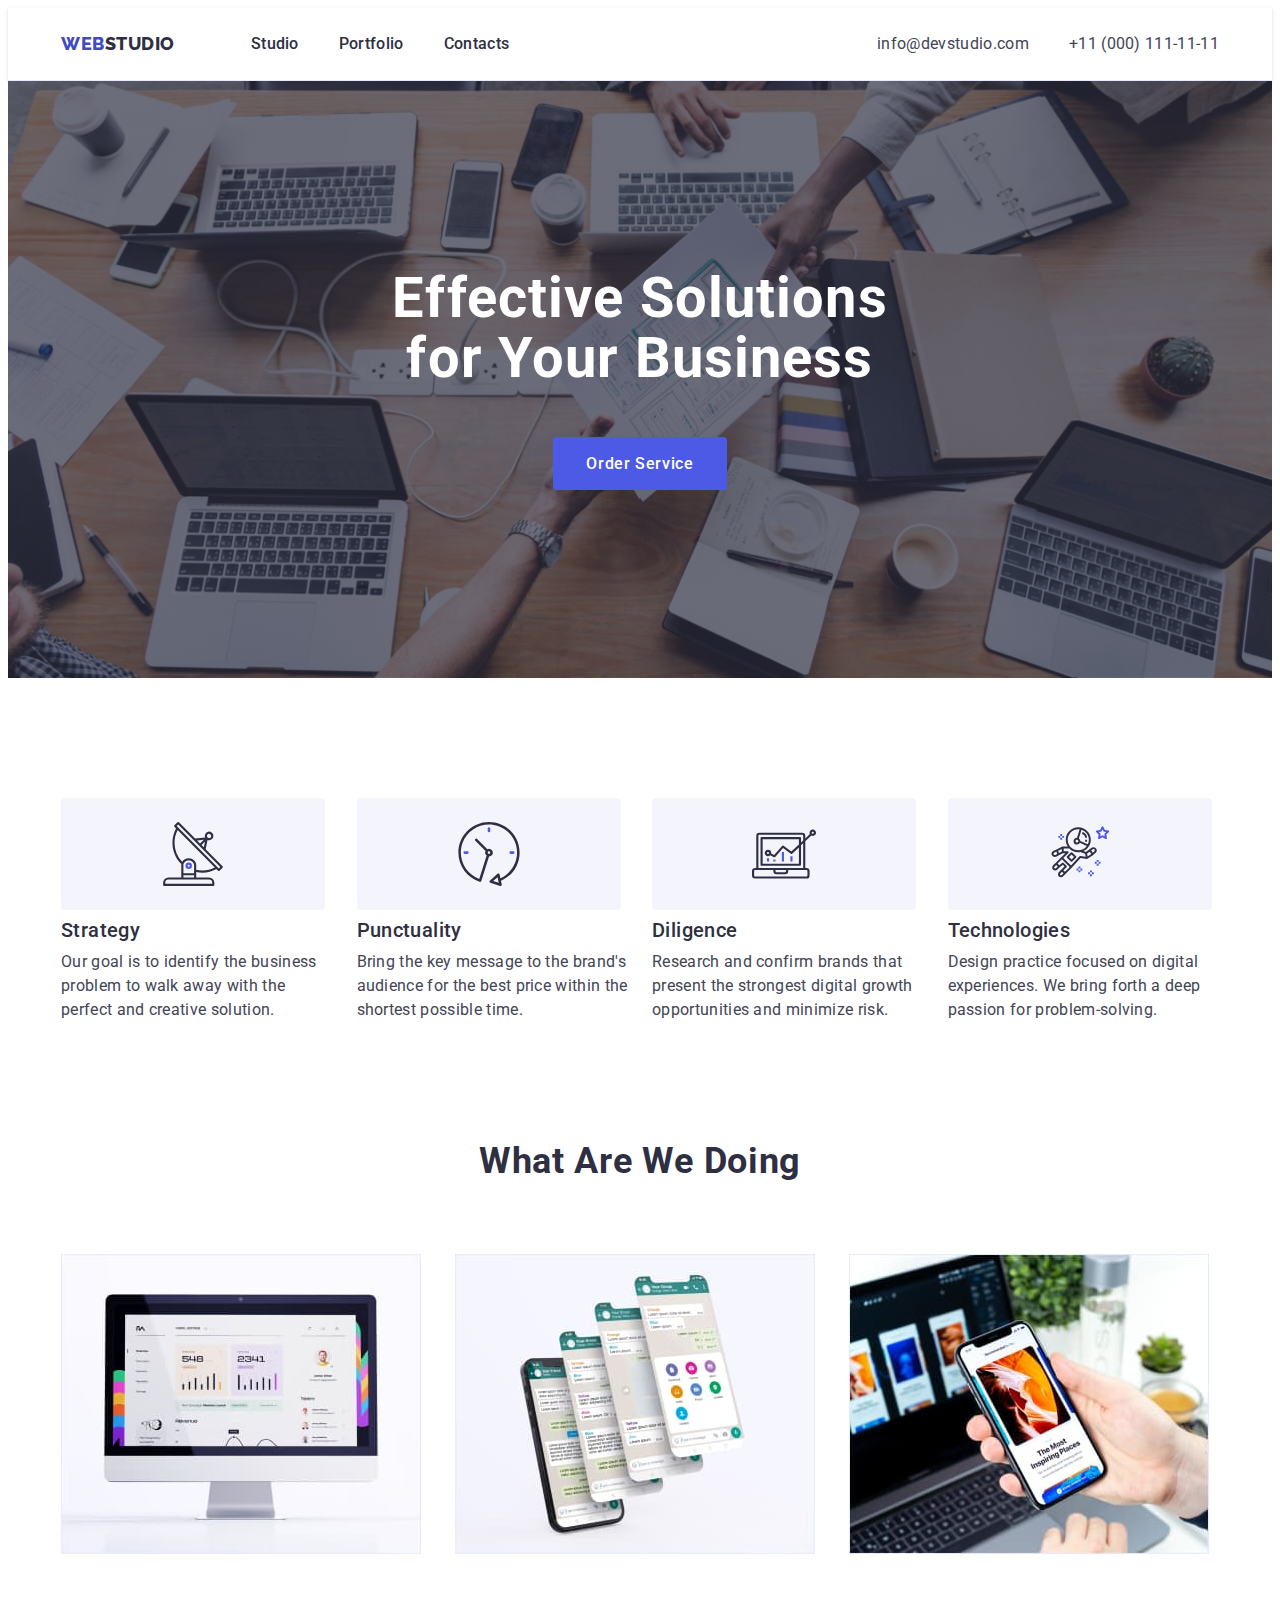
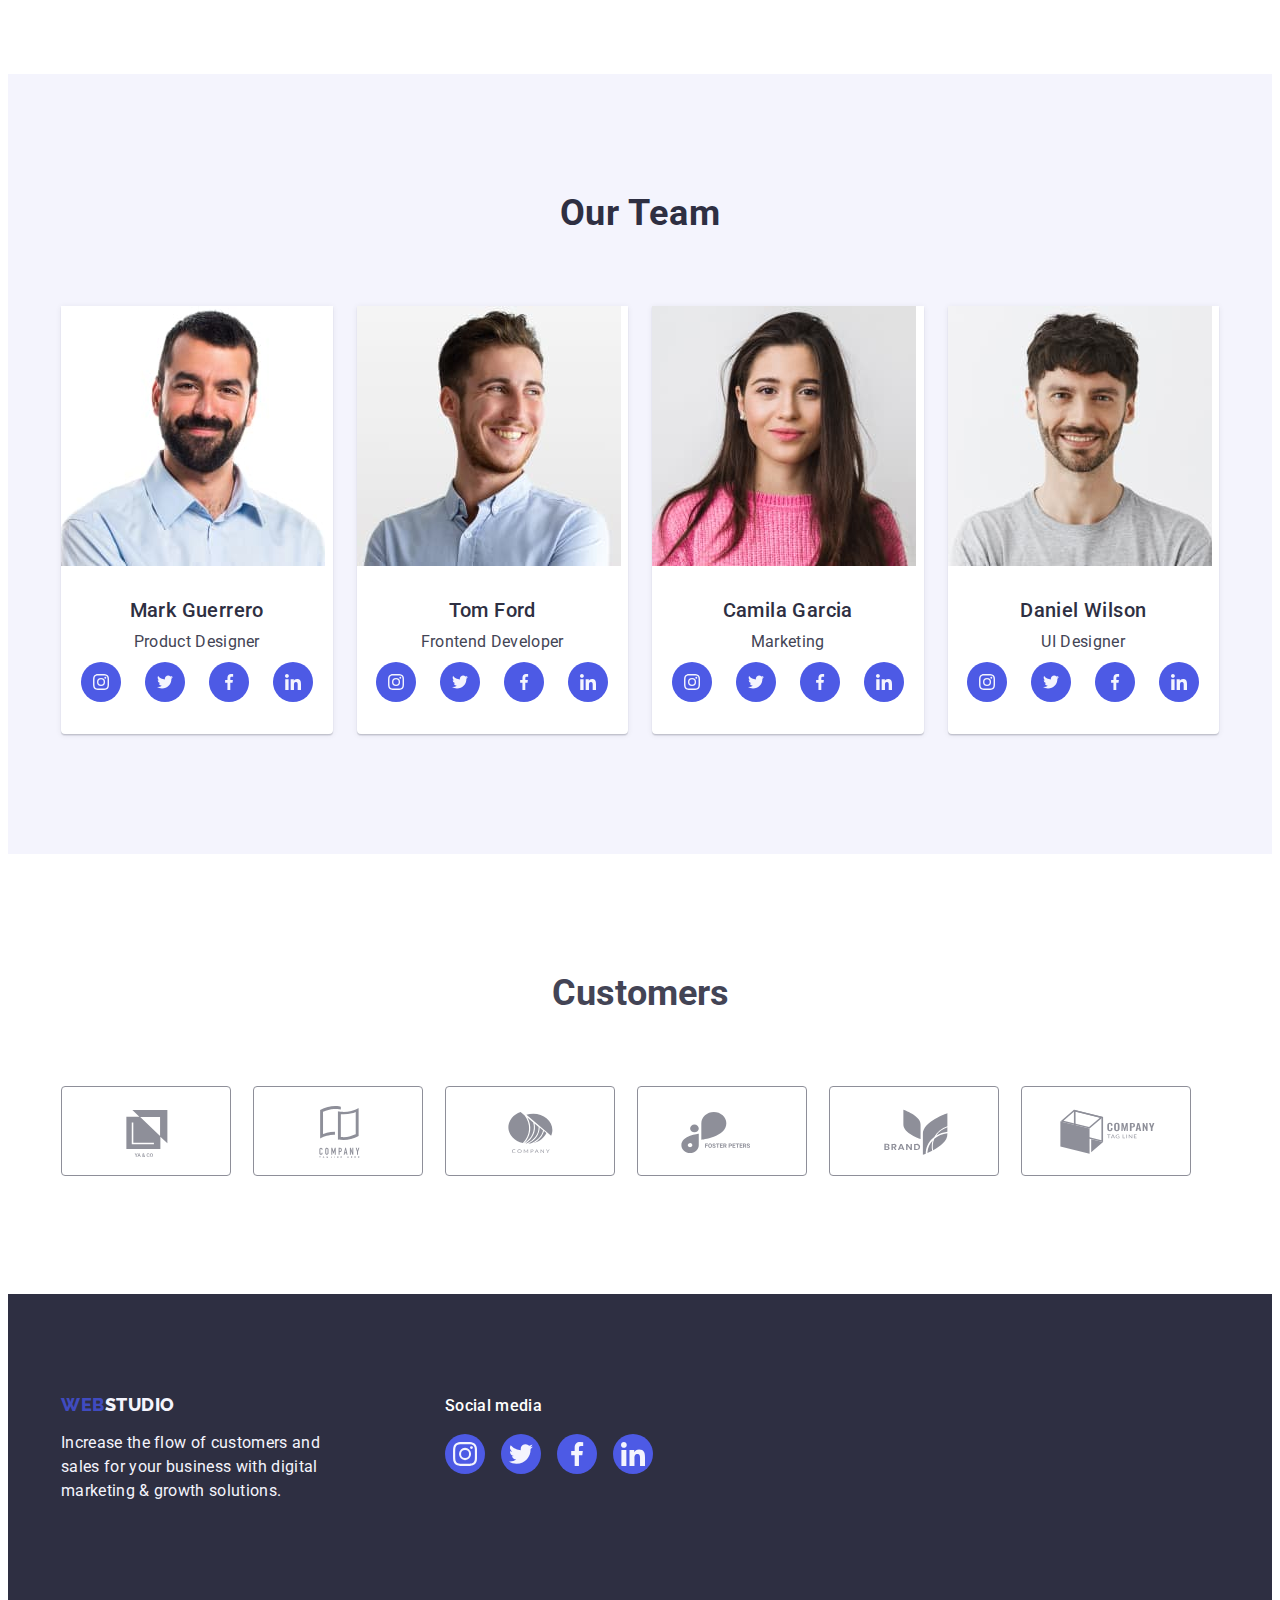
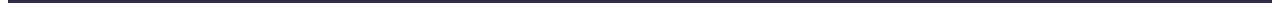
<file: index.html>
<!DOCTYPE html>
<html lang="en">

<head>
  <meta charset="UTF-8" />
  <meta http-equiv="X-UA-Compatible" content="IE=edge" />
  <meta name="viewport" content="width=device-width, initial-scale=1.0" />
  <title>WebStudio</title>
  <link rel="preconnect" href="https://fonts.googleapis.com">
  <link rel="preconnect" href="https://fonts.gstatic.com" crossorigin>
  <link href="https://fonts.googleapis.com/css2?family=Raleway:wght@800&family=Roboto:wght@400;500;700;900&display=swap"
    rel="stylesheet">
  <link rel="stylesheet" href="https://cdnjs.cloudflare.com/ajax/libs/modern-normalize/1.1.0/modern-normalize.min.css"
    integrity="sha512-wpPYUAdjBVSE4KJnH1VR1HeZfpl1ub8YT/NKx4PuQ5NmX2tKuGu6U/JRp5y+Y8XG2tV+wKQpNHVUX03MfMFn9Q=="
    crossorigin="anonymous" referrerpolicy="no-referrer" />
  <link rel="stylesheet" href="./css/styles.css">
</head>

<body>

  <!-- Header -->
  <header class="header-mane">
    <div class="conteiner header-conteiner">
      <nav class="nav-mane">
        <a class="logo-link link" href="./index.html">Web<span class="accent">Studio</span></a>
        <ul class="menu list">
          <li class="menu-item"><a class="menu-link link" href="./index.html">Studio</a></li>
          <li class="menu-item"><a class="menu-link link" href="./portfolio.html">Portfolio</a></li>
          <li class="menu-item"><a class="menu-link link" href="">Contacts</a></li>
        </ul>
      </nav>
      <address class="connection">
        <ul class="connection-list list">
          <li class="connection-item"><a class="header-contact link"
              href="mailto:info@devstudio.com">info@devstudio.com</a></li>
          <li class="connection-item"><a class="header-contact link" href="mail:+110001111111">+11 (000) 111-11-11</a>
          </li>
        </ul>
      </address>
    </div>
  </header>

  <!-- Main -->
  <main>

    <!-- Hero -->
    <section class="hero">
      <div class="conteiner hero-conteiner">
        <h1 class="hero-title title">Effective Solutions for Your Business</h1>
        <button class="button hero-btn" type="button">Order Service</button>
      </div>
    </section>

    <!-- Our Advantages-->
    <section class="advantages">
      <div class="conteiner advantages-conteiner">
        <h2 class="advantages-title" hidden>Our Advantages</h2>
        <ul class="advantages-list list">

          <li class="advantages-item">
            <div class="box-icon">
              <svg class="advantages-icon">
                <use href="./images/svg/icons.svg#icon-antenna"></use>
              </svg>
            </div>
            <h3 class="subtitle advantages-subtitle">Strategy</h3>
            <p class="description">
              Our goal is to identify the business problem to walk away with the perfect and
              creative solution.
            </p>
          </li>

          <li class="advantages-item">
            <div class="box-icon">
              <svg class="advantages-icon">
                <use href="./images/svg/icons.svg#icon-clock"></use>
              </svg>
            </div>
            <h3 class="subtitle advantages-subtitle">Punctuality</h3>
            <p class="description advantages-text">
              Bring the key message to the brand's audience for the best price within the shortest
              possible time.
            </p>
          </li>

          <li class="advantages-item">
            <div class="box-icon">
              <svg class="advantages-icon">
                <use href="./images/svg/icons.svg#icon-diagram"></use>
              </svg>
            </div>
            <h3 class="subtitle advantages-subtitle">Diligence</h3>
            <p class="description">
              Research and confirm brands that present the strongest digital growth opportunities and minimize risk.
            </p>
          </li>

          <li class="advantages-item">
            <div class="box-icon">
              <svg class="advantages-icon">
                <use href="./images/svg/icons.svg#icon-astronaut"></use>
              </svg>
            </div>
            <h3 class="subtitle advantages-subtitle">Technologies</h3>
            <p class="description">
              Design practice focused on digital experiences. We bring forth a deep passion for
              problem-solving.
            </p>
          </li>
        </ul>
      </div>
    </section>

    <!-- Products -->
    <section class="products">
      <div class="conteiner products-conteiner">
        <h2 class="products-title">What are we doing</h2>
        <div class="photo-conteiner">
          <ul class="products-list list">
            <li class="products-item">
              <img src="./images/main_page/products/mac.jpg" alt="Mac" width="360" height="300" />
            </li>
            <li class="products-item">
              <img src="./images/main_page/products/app.jpg" alt="app" width="360" height="300" />
            </li>
            <li class="products-item">
              <img src="./images/main_page/products/photo-on-phone.jpg" alt="image on iphone" width="360"
                height="300" />
            </li>
          </ul>
        </div>
      </div>
    </section>

    <!-- Our Team -->
    <section class="team">
      <div class="conteiner team-conteiner">
        <h2 class="team-title">Our Team</h2>
        <ul class="team-list list">

          <li class="team-list-item">
            <div class="card-thumb">
              <img src="./images/main_page/our_team/mark_guerrero.jpg" alt="Mark Guerrero" width="264" height="260" />
            </div>
            <div class="team-card">
              <h3 class="subtitle team-name">Mark Guerrero</h3>
              <p class="description team-text">Product Designer</p>
              <ul class="social-list list">
                <li class="social-item"><a class="social-link link" href="">
                    <svg class="socisl-icon" width="16" height="16">
                      <use href="./images/svg/icons.svg#icon-instagram" icon-instagram></use>
                    </svg>
                  </a></li>
                <li class="social-item"><a class="social-link link" href="">
                    <svg class="socisl-icon" width="16" height="16">
                      <use href="./images/svg/icons.svg#icon-twitter" icon-instagram></use>
                    </svg>
                  </a></li>
                <li class="social-item"><a class="social-link link" href="">
                    <svg class="socisl-icon" width="16" height="16">
                      <use href="./images/svg/icons.svg#icon-facebook" icon-instagram></use>
                    </svg>
                  </a></li>
                <li class="social-item"><a class="social-link link" href="">
                    <svg class="socisl-icon" width="16" height="16">
                      <use href="./images/svg/icons.svg#icon-linkedin" icon-instagram></use>
                    </svg>
                  </a></li>
              </ul>
            </div>
          </li>

          <li class="team-list-item">
            <div class="card-thumb">
              <img src="./images/main_page/our_team/tom_ford.jpg" alt="Tom Ford" width="264" height="260" />
            </div>
            <div class="team-card">
              <h3 class="subtitle team-name">Tom Ford</h3>
              <p class="description team-text">Frontend Developer</p>
              <ul class="social-list list">
                <li class="social-item"><a class="social-link link" href="">
                    <svg class="socisl-icon" width="16" height="16">
                      <use href="./images/svg/icons.svg#icon-instagram" icon-instagram></use>
                    </svg>
                  </a></li>
                <li class="social-item"><a class="social-link link" href="">
                    <svg class="socisl-icon" width="16" height="16">
                      <use href="./images/svg/icons.svg#icon-twitter" icon-instagram></use>
                    </svg>
                  </a></li>
                <li class="social-item"><a class="social-link link" href="">
                    <svg class="socisl-icon" width="16" height="16">
                      <use href="./images/svg/icons.svg#icon-facebook" icon-instagram></use>
                    </svg>
                  </a></li>
                <li class="social-item"><a class="social-link link" href="">
                    <svg class="socisl-icon" width="16" height="16">
                      <use href="./images/svg/icons.svg#icon-linkedin" icon-instagram></use>
                    </svg>
                  </a></li>
            </div>
          </li>

          <li class="team-list-item">
            <div class="card-thumb">
              <img src="./images/main_page/our_team/camila_garcia.jpg" alt="Camila Garcia" width="264" height="260" />
            </div>
            <div class="team-card">
              <h3 class="subtitle team-name">Camila Garcia</h3>
              <p class="description team-text">Marketing</p>
              <ul class="social-list list">
                <li class="social-item"><a class="social-link link" href="">
                    <svg class="socisl-icon" width="16" height="16">
                      <use href="./images/svg/icons.svg#icon-instagram" icon-instagram></use>
                    </svg>
                  </a></li>
                <li class="social-item"><a class="social-link link" href="">
                    <svg class="socisl-icon" width="16" height="16">
                      <use href="./images/svg/icons.svg#icon-twitter" icon-instagram></use>
                    </svg>
                  </a></li>
                <li class="social-item"><a class="social-link link" href="">
                    <svg class="socisl-icon" width="16" height="16">
                      <use href="./images/svg/icons.svg#icon-facebook" icon-instagram></use>
                    </svg>
                  </a></li>
                <li class="social-item"><a class="social-link link" href="">
                    <svg class="socisl-icon" width="16" height="16">
                      <use href="./images/svg/icons.svg#icon-linkedin" icon-instagram></use>
                    </svg>
                  </a></li>
            </div>
          </li>

          <li class="team-list-item">
            <div class="card-thumb">
              <img src="./images/main_page/our_team/daniel_wilson.jpg" alt="Daniel Wilson" width="264" height="260" />
            </div>
            <div class="team-card">
              <h3 class="subtitle team-name">Daniel Wilson</h3>
              <p class="description team-text">UI Designer</p>
              <ul class="social-list list">
                <li class="social-item"><a class="social-link link" href="">
                    <svg class="socisl-icon" width="16" height="16">
                      <use href="./images/svg/icons.svg#icon-instagram" icon-instagram></use>
                    </svg>
                  </a></li>
                <li class="social-item"><a class="social-link link" href="">
                    <svg class="socisl-icon" width="16" height="16">
                      <use href="./images/svg/icons.svg#icon-twitter" icon-instagram></use>
                    </svg>
                  </a></li>
                <li class="social-item"><a class="social-link link" href="">
                    <svg class="socisl-icon" width="16" height="16">
                      <use href="./images/svg/icons.svg#icon-facebook" icon-instagram></use>
                    </svg>
                  </a></li>
                <li class="social-item"><a class="social-link link" href="">
                    <svg class="socisl-icon" width="16" height="16">
                      <use href="./images/svg/icons.svg#icon-linkedin" icon-instagram></use>
                    </svg>
                  </a></li>
            </div>
          </li>
        </ul>
      </div>
    </section>
  </main>

  <!-- Customers -->
  <section class="customers">
    <div class="conteiner">
      <h2 class="customers-title">Customers</h2>
      <ul class="customers-list list">
        <li class="customers-item">
          <a href="https://www.figma.com/file/i6YhTByLJBTemAxuxzMujP/Web-Studio-(Version-3.0)-(Copy)?node-id=297042-1166&t=bkiwyxVcyuLBMZR1-0"
            class="customers-link link">
            <svg class="customers-icon" width="104" height="56">
              <use href="./images/svg/icons.svg#icon-company_1" icon-instagram></use>
            </svg>
          </a>
        </li>

        <li class="customers-item">
          <a href="" class="customers-link link">
            <svg class="customers-icon" width="104" height="56">
              <use href="./images/svg/icons.svg#icon-company_2" icon-instagram></use>
            </svg>
          </a>
        </li>

        <li class="customers-item">
          <a href="" class="customers-link link">
            <svg class="customers-icon" width="104" height="56">
              <use href="./images/svg/icons.svg#icon-company_3" icon-instagram></use>
            </svg>
          </a>
        </li>

        <li class="customers-item">
          <a href="" class="customers-link link">
            <svg class="customers-icon" width="104" height="56">
              <use href="./images/svg/icons.svg#icon-company_4" icon-instagram></use>
            </svg>
          </a>
        </li>

        <li class="customers-item">
          <a href="" class="customers-link link">
            <svg class="customers-icon" width="104" height="56">
              <use href="./images/svg/icons.svg#icon-company_5" icon-instagram></use>
            </svg>
          </a>
        </li>

        <li class="customers-item">
          <a href="" class="customers-link link">
            <svg class="customers-icon" width="104" height="56">
              <use href="./images/svg/icons.svg#icon-company_6" icon-instagram></use>
            </svg>
          </a>
        </li>
      </ul>
    </div>
  </section>

  <!-- Footer -->
  <footer class="footer">
    <div class="conteiner footer-conteiner">
      <div class="footer-logo">
        <a class="footer-logo-link link" href="./index.html">Web<span class="accent-footer">Studio</span></a>
        <p class="footer-text">
          Increase the flow of customers and sales for your business with digital marketing & growth
          solutions.
        </p>
      </div>

      <div class="footer-social">
        <p class="footer-name">Social media</p>
        <ul class="footer-social-list list">

          <li class="social-item footer-social-item">
            <a class="social-link footer-social-link link" href="">
              <svg class="socisl-icon-footer" width="24" height="24">
                <use href="./images/svg/icons.svg#icon-instagram" icon-instagram></use>
              </svg>
            </a>
          </li>

          <li class="social-item footer-social-item">
            <a class="social-link footer-social-link link" href="">
              <svg class="socisl-icon-footer" width="24" height="24">
                <use href="./images/svg/icons.svg#icon-twitter" icon-instagram></use>
              </svg>
            </a>
          </li>

          <li class="social-item">
            <a class="social-link footer-social-link link" href="">
              <svg class="socisl-icon-footer" width="24" height="24">
                <use href="./images/svg/icons.svg#icon-facebook" icon-instagram></use>
              </svg>
            </a>
          </li>

          <li class="social-item">
            <a class="social-link footer-social-link link" href="">
              <svg class="socisl-icon-footer" width="24" height="24">
                <use href="./images/svg/icons.svg#icon-linkedin" icon-instagram></use>
              </svg>
            </a>
          </li>
        </ul>
      </div>
    </div>
  </footer>

</body>


</html>
</file>
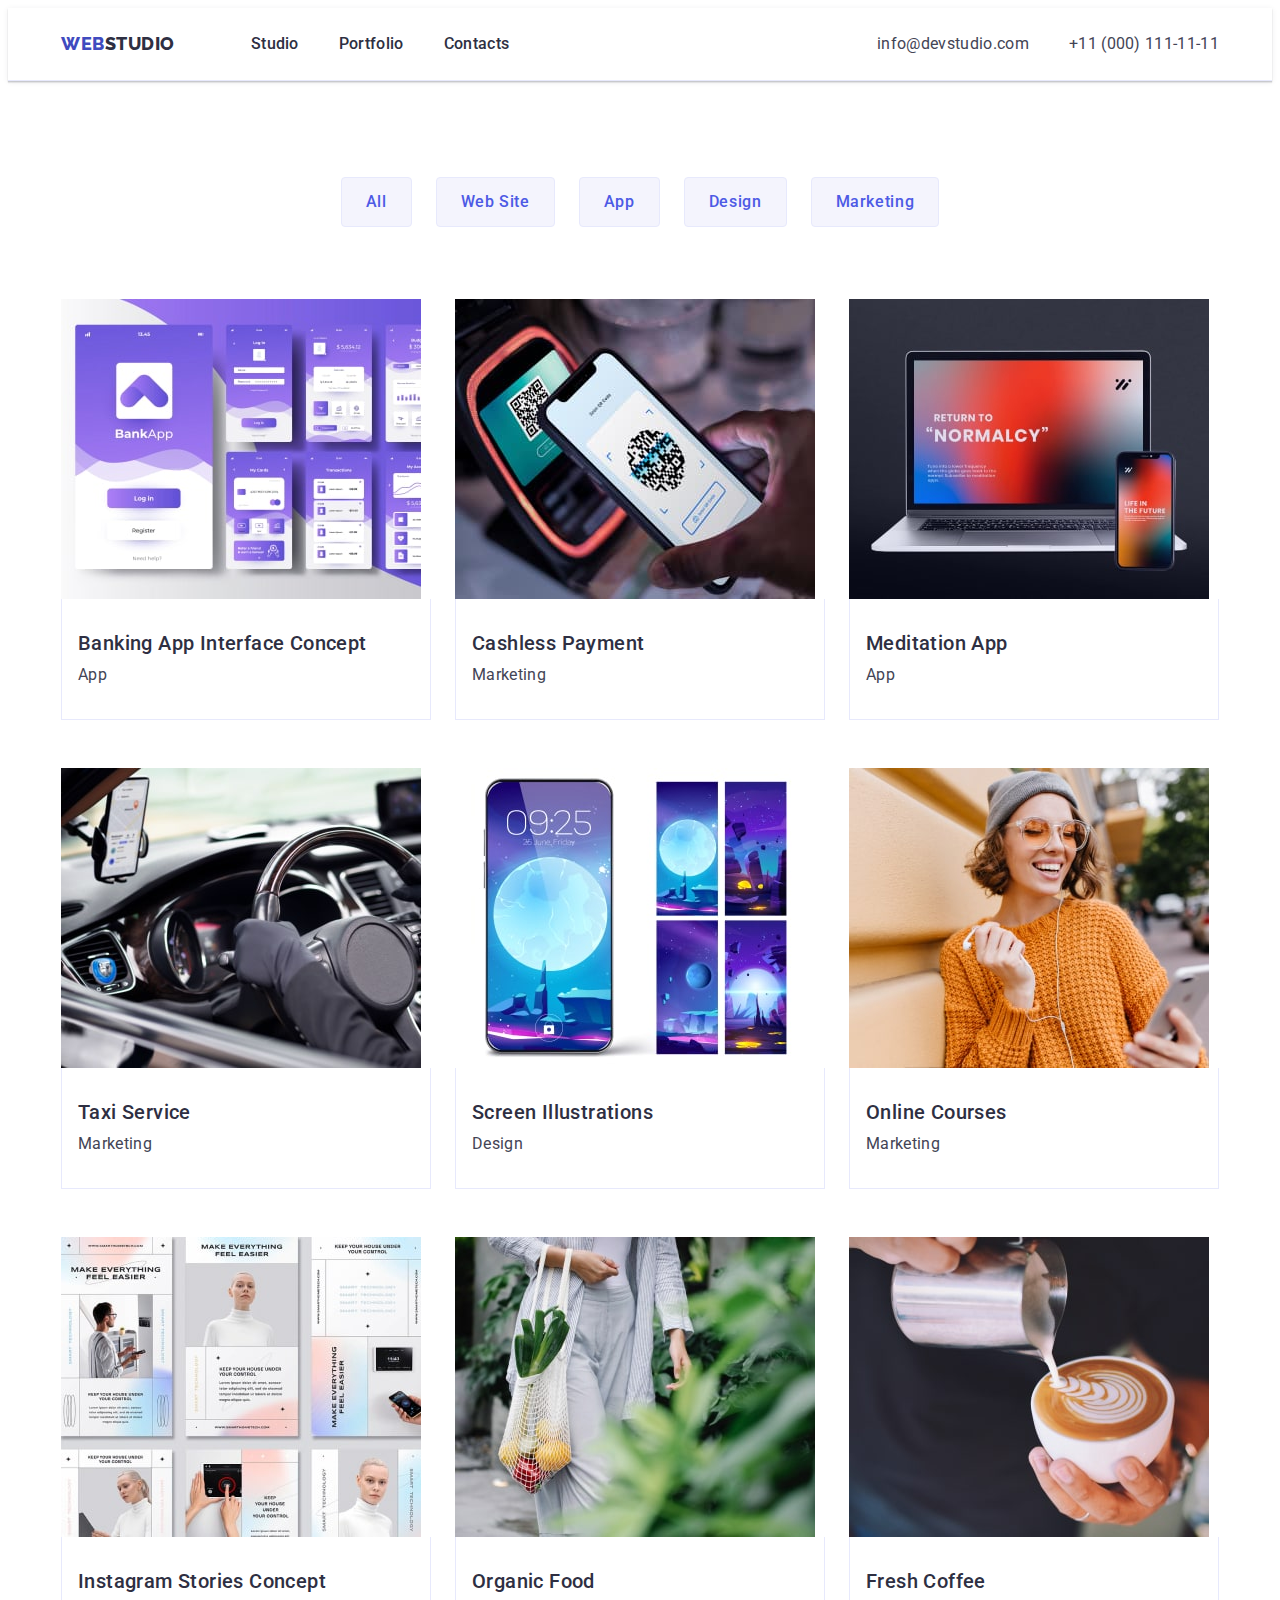
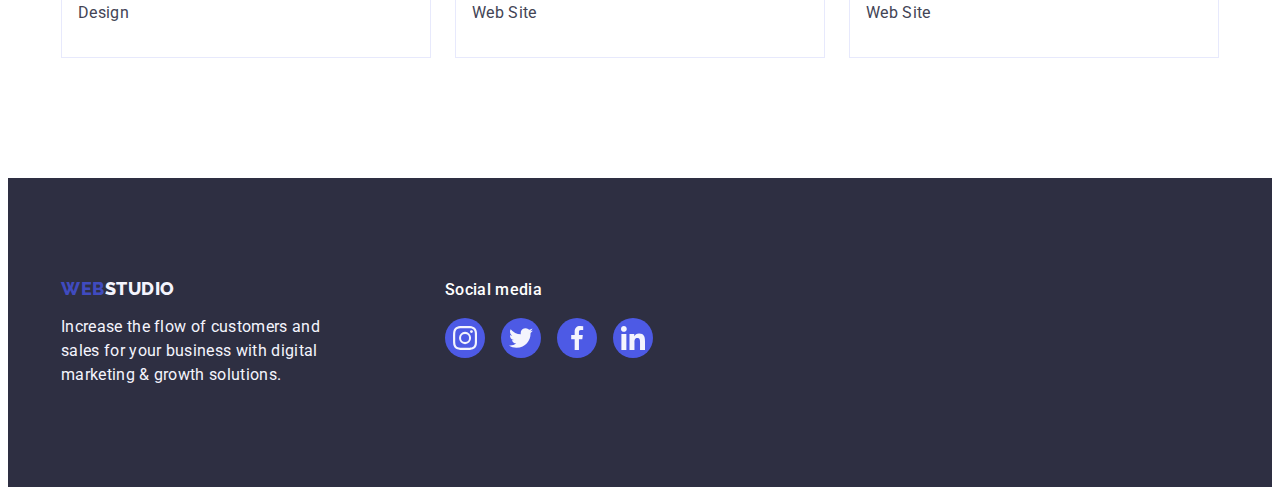
<file: portfolio.html>
<!DOCTYPE html>
<html lang="en">

<head>
    <meta charset="UTF-8" />
    <meta http-equiv="X-UA-Compatible" content="IE=edge" />
    <meta name="viewport" content="width=device-width, initial-scale=1.0" />
    <title>WebStudio</title>
    <link rel="preconnect" href="https://fonts.googleapis.com">
    <link rel="preconnect" href="https://fonts.gstatic.com" crossorigin>
    <link
        href="https://fonts.googleapis.com/css2?family=Raleway:wght@800&family=Roboto:wght@400;500;700;900&display=swap"
        rel="stylesheet">
    <link rel="stylesheet" href="https://cdnjs.cloudflare.com/ajax/libs/modern-normalize/1.1.0/modern-normalize.min.css"
        integrity="sha512-wpPYUAdjBVSE4KJnH1VR1HeZfpl1ub8YT/NKx4PuQ5NmX2tKuGu6U/JRp5y+Y8XG2tV+wKQpNHVUX03MfMFn9Q=="
        crossorigin="anonymous" referrerpolicy="no-referrer" />
    <link rel="stylesheet" href="./css/styles.css">
</head>

<body>
    <!-- Header -->
    <header class="header-mane">
        <div class="conteiner header-conteiner">
            <nav class="nav-mane">
                <a class="logo-link link" href="./index.html">Web<span class="accent">Studio</span></a>
                <ul class="menu list">
                    <li class="menu-item"><a class="menu-link link" href="./index.html">Studio</a></li>
                    <li class="menu-item"><a class="menu-link link" href="./portfolio.html">Portfolio</a></li>
                    <li class="menu-item"><a class="menu-link link" href="">Contacts</a></li>
                </ul>
            </nav>
            <address class="connection">
                <ul class="connection-list list">
                    <li class="connection-item"><a class="header-contact link"
                            href="mailto:info@devstudio.com">info@devstudio.com</a></li>
                    <li class="connection-item"><a class="header-contact link" href="mail:+110001111111">+11 (000)
                            111-11-11</a>
                    </li>
                </ul>
            </address>
        </div>
    </header>

    <!-- Main -->
    <main>
        <section class="portfolio-mane">
            <!-- Filter -->
            <div class="conteiner work-conteiner">
                <h1 hidden>Our work</h1>
                <ul class="btn-list list">
                    <li class="btn-item"><button class="button btn-portfolio" type="button">All</button></li>
                    <li class="btn-item"><button class="button btn-portfolio" type="button">Web Site</button></li>
                    <li class="btn-item"><button class="button btn-portfolio" type="button">App</button></li>
                    <li class="btn-item"><button class="button btn-portfolio" type="button">Design</button></li>
                    <li class="btn-item"><button class="button btn-portfolio" type="button">Marketing</button></li>
                </ul>

                <!-- NET -->
                <ul class="examples-list list">
                    <li class="examples-item">
                        <a class="examples-link link" href="">
                            <img src="./images/portfolio_page/banking_app.jpg" alt="App Screen" width="360"
                                height="300">
                            <div class="examples-thumb">
                                <h2 class="subtitle thumb-title">Banking App Interface Concept</h2>
                                <p class="description">App</p>
                            </div>
                        </a>
                    </li>
                    <li class="examples-item">
                        <a class="examples-link link" href="">
                            <img src="./images/portfolio_page/phone.jpg" alt="Phone" width="360" height="300">
                            <div class="examples-thumb">
                                <h2 class="subtitle thumb-title">Cashless Payment</h2>
                                <p class="description">Marketing</p>
                            </div>
                        </a>
                    </li>
                    <li class="examples-item">
                        <a class="examples-link link" href="">
                            <img src="./images/portfolio_page/meditaion_app.jpg" alt="laptop with phone" width="360"
                                height="300">
                            <div class="examples-thumb">
                                <h2 class="subtitle thumb-title">Meditation App</h2>
                                <p class="description">App</p>
                            </div>
                        </a>
                    </li>
                    <li class="examples-item">
                        <a class="examples-link link" href="">
                            <img src="./images/portfolio_page/taxi.jpg" alt="Car" width="360" height="300">
                            <div class="examples-thumb">
                                <h2 class="subtitle thumb-title">Taxi Service</h2>
                                <p class="description">Marketing</p>
                            </div>
                        </a>
                    </li>
                    <li class="examples-item">
                        <a class="examples-link link" href="">
                            <img src="./images/portfolio_page/illustrations.jpg" alt="Wallpaiper" width="360"
                                height="300">
                            <div class="examples-thumb">
                                <h2 class="subtitle thumb-title">Screen Illustrations</h2>
                                <p class="description">Design</p>
                            </div>
                        </a>
                    </li>
                    <li class="examples-item">
                        <a class="examples-link link" href="">
                            <img src="./images/portfolio_page/courses.jpg" alt="Women" width="360" height="300">
                            <div class="examples-thumb">
                                <h2 class="subtitle thumb-title">Online Courses</h2>
                                <p class="description">Marketing</p>
                            </div>
                        </a>
                    </li>
                    <li class="examples-item">
                        <a class="examples-link link" href="">
                            <img src="./images/portfolio_page/instagram.jpg" alt="Cards" width="360" height="300">
                            <div class="examples-thumb">
                                <h2 class="subtitle thumb-title">Instagram Stories Concept</h2>
                                <p class="description">Design</p>
                            </div>
                        </a>
                    </li>
                    <li class="examples-item">
                        <a class="examples-link link" href=""><img src="./images/portfolio_page/food.jpg"
                                alt="Women with food" width="360" height="300">
                            <div class="examples-thumb">
                                <h2 class="subtitle thumb-title">Organic Food</h2>
                                <p class="description">Web Site</p>
                            </div>
                        </a>
                    </li>
                    <li class="examples-item">
                        <a class="examples-link link" href="">
                            <img src="./images/portfolio_page/coffee.jpg" alt="Cup of coffee" width="360" height="300">
                            <div class="examples-thumb">
                                <h2 class="subtitle thumb-title">Fresh Coffee</h2>
                                <p class="description">Web Site</p>
                            </div>
                        </a>
                    </li>
                </ul>
            </div>
        </section>
    </main>

    <!-- Footer -->
    <footer class="footer">
        <div class="conteiner footer-conteiner">
            <div class="footer-logo">
                <a class="footer-logo-link link" href="./index.html">Web<span class="accent-footer">Studio</span></a>
                <p class="footer-text">
                    Increase the flow of customers and sales for your business with digital marketing & growth
                    solutions.
                </p>
            </div>

            <div class="footer-social">
                <p class="footer-name">Social media</p>
                <ul class="footer-social-list list">

                    <li class="social-item footer-social-item">
                        <a class="social-link footer-social-link link" href="">
                            <svg class="socisl-icon-footer" width="24" height="24">
                                <use href="./images/svg/icons.svg#icon-instagram" icon-instagram></use>
                            </svg>
                        </a>
                    </li>

                    <li class="social-item footer-social-item">
                        <a class="social-link footer-social-link link" href="">
                            <svg class="socisl-icon-footer" width="24" height="24">
                                <use href="./images/svg/icons.svg#icon-twitter" icon-instagram></use>
                            </svg>
                        </a>
                    </li>

                    <li class="social-item">
                        <a class="social-link footer-social-link link" href="">
                            <svg class="socisl-icon-footer" width="24" height="24">
                                <use href="./images/svg/icons.svg#icon-facebook" icon-instagram></use>
                            </svg>
                        </a>
                    </li>

                    <li class="social-item">
                        <a class="social-link footer-social-link link" href="">
                            <svg class="socisl-icon-footer" width="24" height="24">
                                <use href="./images/svg/icons.svg#icon-linkedin" icon-instagram></use>
                            </svg>
                        </a>
                    </li>
                </ul>
            </div>
        </div>
    </footer>


</body>


</html>
</file>
<file: css/styles.css>
:root {
  --active-states: #404bbf;
  --main-text-color: #434455;
  --headings-text-color: #2e2f42;
  --helper-text-color: #8e8f99;
  --button-bg-color: #f4f4fd;
  --accent-color: #e7e9fc;
  --overlays-color: #2e2f42;
  --overlays-scdr-color: #f4f4fd;
  --primary-font: 'Roboto', sans-serif;
  --secondary-font: 'Raleway', sans-serif;
  --section-padding-top-: 120px;
  --section-padding-bootom-: 120px;
  --card-margin-horizontal: 24px;
  --card-margin-vertical: 48px;
}

/**================= RESET =======================*/
.list {
  list-style: none;
  margin: 0;
  padding: 0;
}

.link {
  text-decoration: none;
}

h1,
h2,
h3,
h4,
h5,
h6,
p {
  margin-top: 0;
  margin-bottom: 0;
}

img {
  display: block;
  max-width: 100%;
  height: auto;
}

body {
  font-family: var(--primary-font);
  color: var(--main-text-color);
  background-color: #ffffff;
}

/** BUTTONS =======================*/
.button {
  display: block;
  font-family: var(--primary-font);
  font-style: normal;
  font-weight: 500;
  font-size: 16px;
  line-height: 1.5;
  letter-spacing: 0.04em;
  cursor: pointer;
  border: 1px solid transparent;
}

/** SUBTITLE==================== */
.subtitle {
  font-weight: 500;
  font-size: 20px;
  line-height: 1.2;
  letter-spacing: 0.02em;
  color: var(--headings-text-color);
}

/** DESCRIPTION==================== */
.description {
  font-size: 16px;
  line-height: 1.5;
  letter-spacing: 0.02em;
  color: #434455;
}

/** CONTEINER==================== */
.conteiner {
  width: 1158px;
  padding-left: 15px;
  padding-right: 15px;
  margin: 0 auto;
}

/* todo ============ GENERAL ======================*/
/**================= HEADER =======================*/
.header-mane {
  padding: 24px 0px;
  border-bottom: 1px solid var(--accent-color);
  box-shadow: 0px 2px 1px rgba(46, 47, 66, 0.08), 0px 1px 1px rgba(46, 47, 66, 0.16),
    0px 1px 6px rgba(46, 47, 66, 0.08);
}

.header-conteiner {
  display: flex;
  align-items: center;
}

.nav-mane {
  display: flex;
  align-items: center;
}

.logo-link {
  margin-right: 76px;

  color: var(--active-states);
  font-family: var(--secondary-font);
  font-style: normal;
  font-weight: 800;
  font-size: 18px;
  line-height: 1.17;
  letter-spacing: 0.03em;
  text-transform: uppercase;
}

.accent {
  color: var(--overlays-color);
  font-family: var(--secondary-font);
  font-style: normal;
  font-weight: 800;
  font-size: 18px;
  line-height: 1.17;
  letter-spacing: 0.03em;
  text-transform: uppercase;
}

.menu {
  display: flex;
}

.menu-item:not(:last-child) {
  margin-right: 40px;
}

.menu-link {
  display: block;

  font-style: normal;
  font-weight: 500;
  font-size: 16px;
  line-height: 1.5;
  letter-spacing: 0.02em;
  color: var(--overlays-color);
}

.menu-link:hover,
.menu-link:focus {
  color: var(--active-states);
}

.connection {
  display: flex;
  margin-left: auto;
}
.connection-list {
  display: flex;
}
.connection-item:not(:last-child) {
  margin-right: 40px;
}

.header-contact {
  color: var(--main-text-color);
  font-style: normal;
  font-size: 16px;
  line-height: 1.5;
  letter-spacing: 0.02em;
}

.header-contact:hover,
.header-contact:focus {
  color: var(--active-states);
}

/**================= HERO =======================*/
.hero {
  max-width: 1440px;
  margin: 0 auto;
  background-color: var(--overlays-color);
  text-align: center;
  padding: 188px 0px;

  background-image: linear-gradient(rgba(46, 47, 66, 0.7), rgba(46, 47, 66, 0.7)),
    url(../images/main_page/hero/hero_bg_photo.jpg);
  background-position: center;
  background-repeat: no-repeat;
  background-size: cover;
}

.hero-conteiner {
  flex-wrap: wrap;
}
.hero-title {
  display: inline-block;
  margin-bottom: 48px;
  color: #ffffff;
  font-size: 56px;
  line-height: 1.07;
  letter-spacing: 0.02em;
  max-width: 496px;
}

.hero-btn {
  padding: 16px 32px;
  border-radius: 4px;
  min-width: 169px;
  margin: 0px auto;

  line-height: 1.19;
  color: #ffffff;
  background-color: #4d5ae5;
}

.hero-btn:hover,
.hero-btn:focus {
  background-color: var(--active-states);
  color: #ffffff;
  box-shadow: 0px 4px 4px rgba(0, 0, 0, 0.15);
  border-radius: 4px;
}

/* * =============== ADVANTAGES =====================*/
.advantages {
  padding-top: var(--section-padding-top-);
}

.advantages-list {
  display: flex;
}

.advantages-item {
  flex-basis: calc(100% / 4);
}
.box-icon {
  display: flex;
  justify-content: center;
  align-items: center;
  width: 264px;
  height: 112px;
  background-color: var(--button-bg-color);
  margin-bottom: 8px;
  border-radius: 4px;
}
.advantages-icon {
  width: 64px;
  height: 64px;
  background-repeat: no-repeat;
  background-position: center;
}
.advantages-item:not(:last-child) {
  margin-right: var(--card-margin-horizontal);
}

.advantages-subtitle {
  margin-bottom: 8px;
}

/**================= PRODUCTS =======================*/
.products {
  padding-top: var(--section-padding-top-);
  padding-bottom: var(--section-padding-bootom-);
}
.products-title {
  margin-bottom: 72px;

  font-size: 36px;
  line-height: 1.11;
  text-align: center;
  letter-spacing: 0.02em;
  text-transform: capitalize;
  color: var(--headings-text-color);
}

.products-list {
  display: flex;
  margin-top: calc(-1 * var(--card-margin-horizontal));
  margin-left: calc(-1 * var(--card-margin-horizontal));
}

.products-item {
  margin-top: var(--card-margin-horizontal);
  margin-left: var(--card-margin-horizontal);
  flex-basis: calc(100% / 3 - var(--card-margin-horizontal));
}

/**================= OUR TEAM =======================*/
.team {
  background-color: var(--overlays-scdr-color);
  text-align: center;
  padding-top: var(--section-padding-top-);
  padding-bottom: var(--section-padding-bootom-);
}

.team-title {
  margin-bottom: 72px;

  font-size: 36px;
  line-height: 1.11;
  letter-spacing: 0.02em;
  text-transform: capitalize;
  color: var(--headings-text-color);
}

.team-list {
  display: flex;
  margin-left: calc(-1 * var(--card-margin-horizontal));
  margin-top: calc(-1 * var(--card-margin-horizontal));
}

.team-list-item {
  flex-basis: calc(100% / 4 - var(--card-margin-horizontal));
  margin-left: var(--card-margin-horizontal);
  margin-top: var(--card-margin-horizontal);
  background: #ffffff;
  box-shadow: 0px 1px 6px rgba(46, 47, 66, 0.08), 0px 1px 1px rgba(46, 47, 66, 0.16),
    0px 2px 1px rgba(46, 47, 66, 0.08);
  border-radius: 0px 0px 4px 4px;
}
.team-card {
  padding: 32px 16px;
}

.team-name {
  margin-bottom: 8px;
}
.team-text {
  margin-bottom: 8px;
}
.social-list {
  display: flex;
  justify-content: center;
  gap: var(--card-margin-horizontal);
}

.social-item {
  width: 40px;
  height: 40px;
}
.social-link {
  display: flex;
  justify-content: center;
  align-items: center;
  width: 100%;
  height: 100%;
  border-radius: 50%;
  background-color: #4d5ae5;
}

.social-link:hover,
.social-link:focus {
  background-color: var(--active-states);
}

/**================= CUSTOMERS =======================*/
.customers {
  padding-top: var(--section-padding-top-);
  padding-bottom: var(--section-padding-bootom-);
  text-align: center;
}
.customers-list {
  display: flex;
  gap: 24px;
}
.customers-title {
  font-size: 36px;
  line-height: 1.11;
  margin-bottom: 72px;
}
.customers-item {
  width: 168px;
  height: 88px;
}
.customers-link {
  display: flex;
  justify-content: center;
  align-items: center;
  width: 100%;
  height: 100%;
  color: #8e8f99;
  border: 1px solid #8e8f99;
  border-radius: 4px;
}

.customers-icon {
  fill: currentColor;
}

.customers-link:hover,
.customers-link:focus {
  border-color: var(--active-states);
}

.customers-link:hover > .customers-icon,
.customers-link:focus > .customers-icon {
  color: var(--active-states);
}

/**================= FOOTER =======================*/
.footer {
  display: flex;
  background-color: var(--overlays-color);
  padding-top: 100px;
  padding-bottom: 100px;
}
.footer-conteiner {
  display: flex;
}
.footer-logo {
  margin-right: 120px;
}

.accent-footer {
  color: var(--overlays-scdr-color);
}

.footer-logo-link {
  color: var(--active-states);
  font-family: var(--secondary-font);
  font-style: normal;
  font-weight: 800;
  font-size: 18px;
  line-height: 1.17;
  letter-spacing: 0.03em;
  text-transform: uppercase;
}

.footer-text {
  margin-top: 16px;
  width: 264px;
  font-size: 16px;
  line-height: 1.5;
  letter-spacing: 0.02em;
  color: var(--overlays-scdr-color);
}

.footer-name {
  margin-bottom: 16px;
  font-weight: 500;
  font-size: 16px;
  line-height: 1.5;
  letter-spacing: 0.02em;
  color: #ffffff;
}

.footer-social-list {
  display: flex;
  gap: 16px;
}

.footer-social-link:hover,
.footer-social-link:focus {
  background-color: #31d0aa;
}

/*?================= PAGE PORTFOLIO ==================*/

/**================= OUR WORK ========================*/
.portfolio-mane {
  padding-top: 96px;
  padding-bottom: var(--section-padding-bootom-);
}

.btn-list {
  display: flex;
  justify-content: center;
  gap: 24px;
  margin: auto;
  margin-bottom: 72px;
}

.btn-portfolio {
  padding: 12px 24px;
  line-height: 1.5;
  color: #4d5ae5;
  border: 1px solid var(--accent-color);
  border-radius: 4px;
  background-color: var(--button-bg-color);
}

.btn-portfolio:hover,
.btn-portfolio:focus {
  background-color: var(--active-states);
  color: #ffffff;
  box-shadow: 0px 3px 1px rgba(0, 0, 0, 0.1), 0px 2px 1px rgba(0, 0, 0, 0.08),
    0px 2px 2px rgba(0, 0, 0, 0.12);
  border-radius: 4px;
  border-color: var(--active-states);
}

/**================= NET ========================*/
.examples-list {
  display: flex;
  list-style: none;
  flex-wrap: wrap;
  margin-top: calc(-1 * var(--card-margin-vertical));
  margin-left: calc(-1 * var(--card-margin-horizontal));
}

.examples-item {
  margin-top: 48px;
  margin-left: var(--card-margin-horizontal);
  flex-basis: calc(100% / 3 - var(--card-margin-horizontal));
}

.examples-link {
  display: block;
  margin-right: 0px;
}

.examples-thumb {
  padding-top: 32px;
  padding-left: 16px;
  padding-bottom: 32px;
  border: 1px solid var(--accent-color);
  border-top: none;
}

.examples-link:hover > .examples-thumb {
  border: 1px solid #f4f4fd;
  border-top: none;
  box-shadow: 0px 1px 6px rgba(46, 47, 66, 0.08), 0px 1px 1px rgba(46, 47, 66, 0.16),
    0px 2px 1px rgba(46, 47, 66, 0.08);
}

.thumb-title {
  margin-bottom: 8px;
}
</file>
